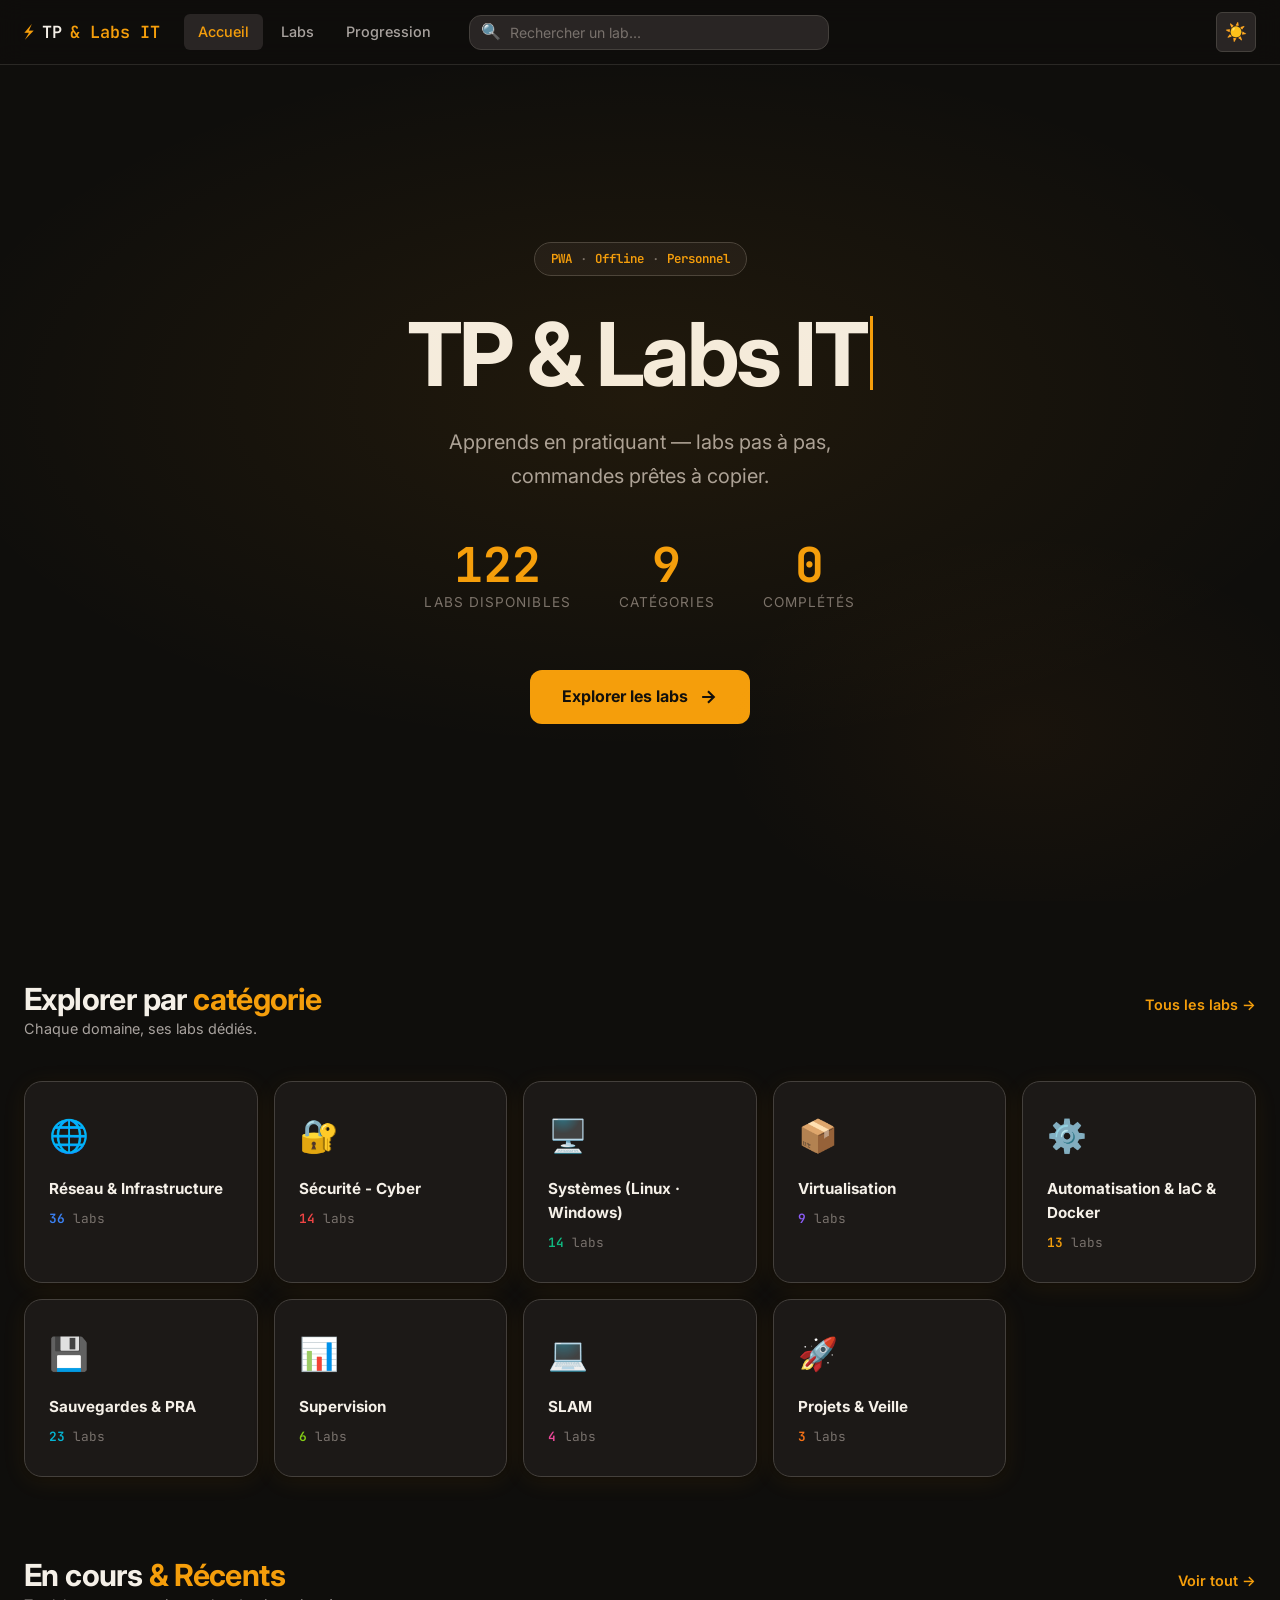
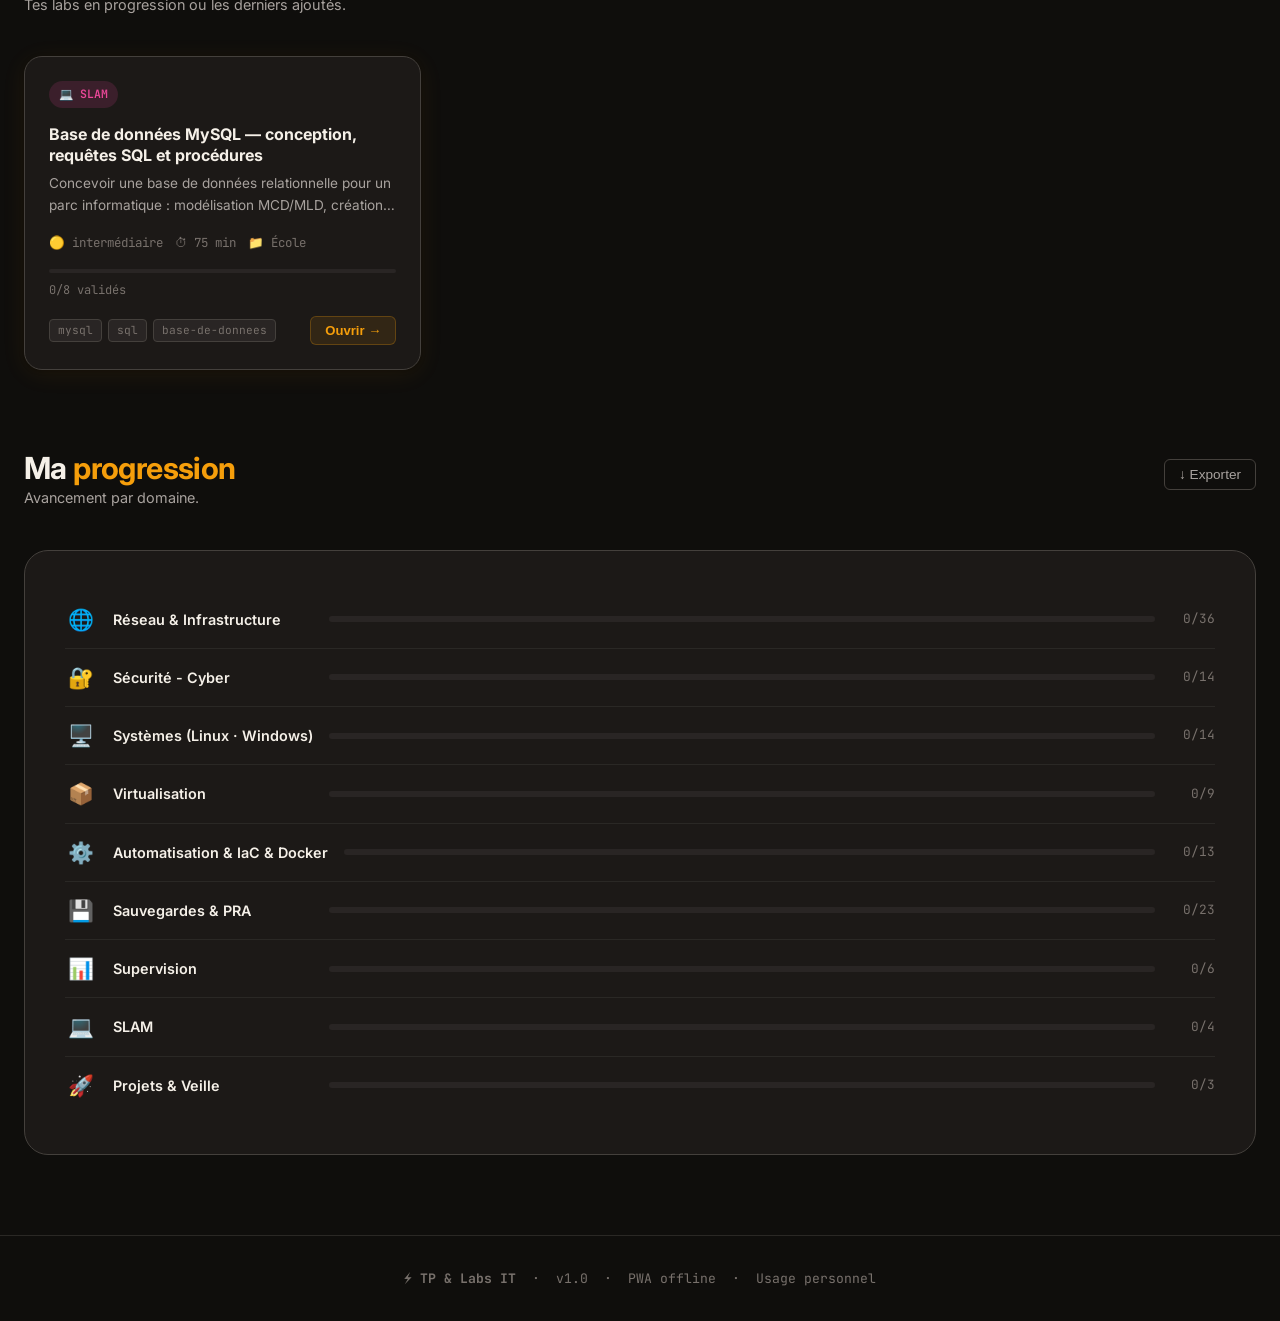
<file: index.html>
<!DOCTYPE html>
<html lang="fr" data-theme="dark">
<head>
  <meta charset="UTF-8">
  <meta name="viewport" content="width=device-width, initial-scale=1.0">
  <title>TP & Labs IT</title>
  <meta name="description" content="Gérer et suivre tes travaux pratiques informatiques — labs pas à pas, commandes prêtes à copier.">
  <meta name="theme-color" content="#0F0E0C">

  <!-- PWA -->
  <link rel="manifest" href="manifest.json">
  <link rel="apple-touch-icon" href="icons/icon-192.png">

  <!-- Fonts -->
  <link rel="preconnect" href="https://fonts.googleapis.com">
  <link rel="preconnect" href="https://fonts.gstatic.com" crossorigin>
  <link href="https://fonts.googleapis.com/css2?family=Inter:wght@400;500;600;700&family=JetBrains+Mono:wght@400;600&display=swap" rel="stylesheet">

  <link rel="stylesheet" href="style.css">
</head>
<body>

  <!-- ── Navigation ── -->
  <nav class="nav" role="navigation" aria-label="Navigation principale">
    <div class="nav-inner">
      <a href="index.html" class="nav-logo" aria-label="TP & Labs IT — Accueil">
        ⚡ <span>TP</span> & Labs IT
      </a>
      <ul class="nav-links" role="list">
        <li><a href="index.html" class="active" aria-current="page">Accueil</a></li>
        <li><a href="labs.html">Labs</a></li>
        <li><a href="labs.html#progression">Progression</a></li>
      </ul>
      <div class="nav-search">
        <span class="nav-search-icon" aria-hidden="true">🔍</span>
        <input type="search" placeholder="Rechercher un lab..." aria-label="Recherche globale" readonly>
      </div>
      <div class="nav-actions">
        <button class="btn-theme" aria-label="Basculer le thème">☀️</button>
      </div>
    </div>
  </nav>

  <!-- ── Hero ── -->
  <section class="hero" aria-labelledby="hero-title">
    <div class="hero-bg" aria-hidden="true"></div>

    <div class="hero-badge" role="note">
      <span>PWA</span> · <span>Offline</span> · <span>Personnel</span>
    </div>

    <h1 class="hero-title" id="hero-title">
      <span id="typewriter-target"></span><span class="hero-cursor" aria-hidden="true"></span>
    </h1>

    <p class="hero-sub">
      Apprends en pratiquant — labs pas à pas,<br>commandes prêtes à copier.
    </p>

    <div class="hero-stats" role="region" aria-label="Statistiques">
      <div class="hero-stat">
        <span class="hero-stat-num" aria-label="Nombre de labs">0</span>
        <span class="hero-stat-label">Labs disponibles</span>
      </div>
      <div class="hero-stat">
        <span class="hero-stat-num" aria-label="Nombre de catégories">0</span>
        <span class="hero-stat-label">Catégories</span>
      </div>
      <div class="hero-stat">
        <span class="hero-stat-num" aria-label="Labs complétés">0</span>
        <span class="hero-stat-label">Complétés</span>
      </div>
    </div>

    <a href="labs.html" class="hero-cta">
      Explorer les labs
      <svg width="20" height="20" viewBox="0 0 24 24" fill="none" stroke="currentColor" stroke-width="2.5" aria-hidden="true">
        <path d="M5 12h14M12 5l7 7-7 7"/>
      </svg>
    </a>
  </section>

  <!-- ── Section Catégories ── -->
  <section class="section" aria-labelledby="cat-title">
    <div class="section-header">
      <div>
        <h2 class="section-title" id="cat-title">Explorer par <span>catégorie</span></h2>
        <p class="section-subtitle">Chaque domaine, ses labs dédiés.</p>
      </div>
      <a href="labs.html" class="section-link">Tous les labs →</a>
    </div>
    <div class="cat-grid" id="cat-grid" role="list" aria-label="Catégories de labs"></div>
  </section>

  <!-- ── Section En cours / Récents ── -->
  <section class="section" aria-labelledby="recent-title" style="padding-top:0">
    <div class="section-header">
      <div>
        <h2 class="section-title" id="recent-title">En cours <span>&amp; Récents</span></h2>
        <p class="section-subtitle">Tes labs en progression ou les derniers ajoutés.</p>
      </div>
      <a href="labs.html" class="section-link">Voir tout →</a>
    </div>
    <div class="recent-grid" id="recent-grid" role="list" aria-label="Labs récents"></div>
  </section>

  <!-- ── Section Progression ── -->
  <section class="section" id="progression" aria-labelledby="prog-title" style="padding-top:0">
    <div class="section-header">
      <div>
        <h2 class="section-title" id="prog-title">Ma <span>progression</span></h2>
        <p class="section-subtitle">Avancement par domaine.</p>
      </div>
      <button onclick="exportProgress()" style="background:none;border:1px solid var(--border);border-radius:6px;padding:7px 14px;color:var(--text-secondary);cursor:pointer;font-size:0.85rem;transition:all 0.2s" onmouseover="this.style.borderColor='var(--accent)';this.style.color='var(--accent)'" onmouseout="this.style.borderColor='var(--border)';this.style.color='var(--text-secondary)'">
        ↓ Exporter
      </button>
    </div>
    <div class="progression-section" role="region" aria-label="Progression par catégorie">
      <div id="prog-list"></div>
    </div>
  </section>

  <!-- ── Footer ── -->
  <footer class="footer" role="contentinfo">
    <p>⚡ <strong>TP & Labs IT</strong> &nbsp;·&nbsp; v1.0 &nbsp;·&nbsp; PWA offline &nbsp;·&nbsp; Usage personnel</p>
  </footer>

  <!-- ── Search Overlay ── -->
  <div class="search-overlay" id="search-overlay" role="dialog" aria-modal="true" aria-label="Recherche">
    <div class="search-box">
      <div class="search-input-row">
        <span aria-hidden="true">🔍</span>
        <input type="search" id="search-input-overlay" placeholder="Rechercher un lab, une commande, un tag..." aria-label="Recherche de labs">
        <button onclick="closeSearch()" style="background:none;border:none;color:var(--text-muted);cursor:pointer;font-size:0.8rem;padding:4px 8px" aria-label="Fermer la recherche">ESC</button>
      </div>
      <div class="search-results" id="search-results" role="listbox">
        <div class="search-empty">Tape un mot-clé pour rechercher un lab...</div>
      </div>
    </div>
  </div>

  <!-- ── Service Worker ── -->
  <script>
    if ('serviceWorker' in navigator) {
      navigator.serviceWorker.register('sw.js').catch(() => {});
    }
  </script>

  <script src="data-automatisation.js"></script>
  <script src="data-projets.js"></script>
  <script src="data-reseau.js"></script>
  <script src="data-sauvegardes.js"></script>
  <script src="data-securite.js"></script>
  <script src="data-slam.js"></script>
  <script src="data-supervision.js"></script>
  <script src="data-systemes.js"></script>
  <script src="data-virtualisation.js"></script>
  <script src="data-index.js"></script>
  <script src="script.js"></script>
</body>
</html>
</file>
<file: style.css>
/* ============================================================
   TP & LABS IT — style.css
   Palette Ambre · Dashboard Neo-Modern
   ============================================================ */

/* ── Google Fonts ── */
@import url('https://fonts.googleapis.com/css2?family=Inter:wght@400;500;600;700&family=JetBrains+Mono:wght@400;600&display=swap');

/* ── Variables : MODE NUIT (défaut) ── */
:root {
  --accent:         #F59E0B;
  --accent-dark:    #D97706;
  --accent-light:   #FCD34D;
  --accent-glow:    rgba(245, 158, 11, 0.15);
  --accent-glow-md: rgba(245, 158, 11, 0.25);

  --bg-main:        #0F0E0C;
  --bg-card:        #1C1917;
  --bg-secondary:   #292524;
  --bg-code:        #1C1917;

  --border:         #44403C;
  --border-subtle:  #2A2825;

  --text-primary:   #F5F0E8;
  --text-secondary: #A8A29E;
  --text-muted:     #78716C;
  --text-code:      #F59E0B;

  --shadow-card:    0 4px 24px rgba(245,158,11,0.08), 0 1px 4px rgba(0,0,0,0.4);
  --shadow-hover:   0 12px 40px rgba(245,158,11,0.18), 0 4px 12px rgba(0,0,0,0.5);
  --shadow-glow:    0 0 0 2px rgba(245,158,11,0.35);

  --radius-sm:  6px;
  --radius-md:  12px;
  --radius-lg:  18px;
  --radius-xl:  24px;

  --transition: 0.4s ease;

  --cat-reseau:         #3B82F6;
  --cat-securite:       #EF4444;
  --cat-systemes:       #10B981;
  --cat-virtualisation: #8B5CF6;
  --cat-automatisation: #F59E0B;
  --cat-sauvegardes:    #06B6D4;
  --cat-supervision:    #84CC16;
  --cat-slam:           #EC4899;
  --cat-projets:        #F97316;
}

/* ── MODE JOUR ── */
[data-theme="light"] {
  --bg-main:        #FFFBEB;
  --bg-card:        #FFFFFF;
  --bg-secondary:   #FEF3C7;
  --bg-code:        #1C1917;

  --border:         #E7E5E4;
  --border-subtle:  #F0EDE8;

  --text-primary:   #1C1917;
  --text-secondary: #78716C;
  --text-muted:     #A8A29E;

  --shadow-card:    0 4px 24px rgba(245,158,11,0.08), 0 1px 4px rgba(0,0,0,0.06);
  --shadow-hover:   0 12px 40px rgba(245,158,11,0.14), 0 4px 12px rgba(0,0,0,0.1);
  --accent:         #D97706;
  --accent-light:   #F59E0B;
}

/* ── Reset ── */
*, *::before, *::after { box-sizing: border-box; margin: 0; padding: 0; }

html { scroll-behavior: smooth; }

body {
  font-family: 'Inter', sans-serif;
  background: var(--bg-main);
  color: var(--text-primary);
  transition: background var(--transition), color var(--transition);
  line-height: 1.6;
  min-height: 100vh;
}

/* ── Scrollbar ── */
::-webkit-scrollbar { width: 6px; height: 6px; }
::-webkit-scrollbar-track { background: var(--bg-secondary); }
::-webkit-scrollbar-thumb { background: var(--border); border-radius: 99px; }
::-webkit-scrollbar-thumb:hover { background: var(--accent); }

/* ── Typography ── */
h1, h2, h3, h4 { font-weight: 700; line-height: 1.2; letter-spacing: -0.02em; }
h1 { font-size: clamp(2.2rem, 5vw, 4rem); }
h2 { font-size: clamp(1.5rem, 3vw, 2.2rem); }
h3 { font-size: clamp(1.1rem, 2vw, 1.4rem); }

code, .mono { font-family: 'JetBrains Mono', monospace; }

a { color: var(--accent); text-decoration: none; }
a:hover { text-decoration: underline; }

/* ── Focus visible ── */
:focus-visible { outline: 2px solid var(--accent); outline-offset: 3px; border-radius: 4px; }

/* ─────────────────────────────────────────
   NAVIGATION
───────────────────────────────────────── */
.nav {
  position: sticky;
  top: 0;
  z-index: 100;
  background: rgba(15, 14, 12, 0.85);
  backdrop-filter: blur(12px);
  -webkit-backdrop-filter: blur(12px);
  border-bottom: 1px solid var(--border-subtle);
  transition: background var(--transition), border-color var(--transition);
}

[data-theme="light"] .nav {
  background: rgba(255, 251, 235, 0.9);
}

.nav-inner {
  max-width: 1400px;
  margin: 0 auto;
  padding: 0 24px;
  height: 64px;
  display: flex;
  align-items: center;
  gap: 24px;
}

.nav-logo {
  font-family: 'JetBrains Mono', monospace;
  font-weight: 600;
  font-size: 1.05rem;
  color: var(--accent);
  white-space: nowrap;
  text-decoration: none;
  display: flex;
  align-items: center;
  gap: 8px;
}

.nav-logo span { color: var(--text-primary); }

.nav-links {
  display: flex;
  gap: 4px;
  list-style: none;
}

.nav-links a {
  display: block;
  padding: 6px 14px;
  border-radius: var(--radius-sm);
  color: var(--text-secondary);
  font-size: 0.9rem;
  font-weight: 500;
  transition: all 0.2s;
  text-decoration: none;
}

.nav-links a:hover,
.nav-links a.active {
  color: var(--text-primary);
  background: var(--bg-secondary);
}

.nav-links a.active { color: var(--accent); }

.nav-search {
  flex: 1;
  max-width: 360px;
  position: relative;
}

.nav-search input {
  width: 100%;
  background: var(--bg-secondary);
  border: 1px solid var(--border);
  border-radius: var(--radius-md);
  padding: 8px 16px 8px 40px;
  color: var(--text-primary);
  font-family: 'Inter', sans-serif;
  font-size: 0.88rem;
  transition: all 0.2s;
}

.nav-search input:focus {
  outline: none;
  border-color: var(--accent);
  box-shadow: var(--shadow-glow);
}

.nav-search input::placeholder { color: var(--text-muted); }

.nav-search-icon {
  position: absolute;
  left: 12px;
  top: 50%;
  transform: translateY(-50%);
  color: var(--text-muted);
  pointer-events: none;
  font-size: 1rem;
}

.nav-actions { display: flex; align-items: center; gap: 8px; margin-left: auto; }

.btn-theme {
  width: 40px;
  height: 40px;
  border-radius: var(--radius-sm);
  border: 1px solid var(--border);
  background: var(--bg-secondary);
  color: var(--text-secondary);
  cursor: pointer;
  display: flex;
  align-items: center;
  justify-content: center;
  font-size: 1.1rem;
  transition: all 0.2s;
  aria-label: "Basculer le thème";
}

.btn-theme:hover { border-color: var(--accent); color: var(--accent); }

/* ─────────────────────────────────────────
   HERO
───────────────────────────────────────── */
.hero {
  min-height: calc(100vh - 64px);
  display: flex;
  flex-direction: column;
  justify-content: center;
  align-items: center;
  text-align: center;
  padding: 80px 24px;
  position: relative;
  overflow: hidden;
}

.hero-bg {
  position: absolute;
  inset: 0;
  background: radial-gradient(ellipse 80% 60% at 50% 40%, rgba(245,158,11,0.08) 0%, transparent 70%),
              radial-gradient(ellipse 40% 40% at 80% 80%, rgba(217,119,6,0.05) 0%, transparent 60%);
  pointer-events: none;
}

[data-theme="light"] .hero-bg {
  background: radial-gradient(ellipse 80% 60% at 50% 40%, rgba(245,158,11,0.12) 0%, transparent 70%);
}

.hero-badge {
  display: inline-flex;
  align-items: center;
  gap: 8px;
  background: var(--bg-card);
  border: 1px solid var(--border);
  border-radius: 99px;
  padding: 6px 16px;
  font-family: 'JetBrains Mono', monospace;
  font-size: 0.78rem;
  color: var(--text-muted);
  margin-bottom: 32px;
}

.hero-badge span { color: var(--accent); font-weight: 600; }

.hero-title {
  font-size: clamp(2.8rem, 7vw, 5.5rem);
  font-weight: 700;
  letter-spacing: -0.04em;
  line-height: 1.05;
  margin-bottom: 20px;
  min-height: 1.1em;
}

.hero-title .accent { color: var(--accent); }
.hero-cursor {
  display: inline-block;
  width: 3px;
  height: 0.85em;
  background: var(--accent);
  margin-left: 4px;
  vertical-align: -0.05em;
  animation: blink 1s steps(1) infinite;
}

@keyframes blink { 0%, 100% { opacity: 1; } 50% { opacity: 0; } }

.hero-sub {
  font-size: clamp(1rem, 2vw, 1.25rem);
  color: var(--text-secondary);
  max-width: 560px;
  margin: 0 auto 48px;
  line-height: 1.7;
}

.hero-stats {
  display: flex;
  gap: 48px;
  justify-content: center;
  margin-bottom: 56px;
  flex-wrap: wrap;
}

.hero-stat {
  text-align: center;
}

.hero-stat-num {
  font-size: clamp(2rem, 4vw, 3rem);
  font-weight: 700;
  color: var(--accent);
  font-family: 'JetBrains Mono', monospace;
  display: block;
  line-height: 1;
}

.hero-stat-label {
  font-size: 0.85rem;
  color: var(--text-muted);
  margin-top: 4px;
  text-transform: uppercase;
  letter-spacing: 0.08em;
}

.hero-cta {
  display: inline-flex;
  align-items: center;
  gap: 10px;
  background: var(--accent);
  color: #0F0E0C;
  font-weight: 700;
  font-size: 1rem;
  padding: 14px 32px;
  border-radius: var(--radius-md);
  border: none;
  cursor: pointer;
  transition: all 0.25s;
  text-decoration: none;
}

.hero-cta:hover {
  background: var(--accent-light);
  transform: translateY(-2px);
  box-shadow: 0 8px 24px rgba(245,158,11,0.35);
  text-decoration: none;
}

.hero-cta svg { transition: transform 0.25s; }
.hero-cta:hover svg { transform: translateX(4px); }

/* ─────────────────────────────────────────
   SECTIONS GÉNÉRIQUES
───────────────────────────────────────── */
.section {
  max-width: 1400px;
  margin: 0 auto;
  padding: 80px 24px;
}

.section-header {
  display: flex;
  align-items: baseline;
  justify-content: space-between;
  margin-bottom: 40px;
  gap: 16px;
  flex-wrap: wrap;
}

.section-title {
  font-size: clamp(1.4rem, 3vw, 1.9rem);
  font-weight: 700;
}

.section-title span { color: var(--accent); }

.section-subtitle {
  color: var(--text-secondary);
  font-size: 0.9rem;
}

.section-link {
  color: var(--accent);
  font-size: 0.9rem;
  font-weight: 600;
  white-space: nowrap;
  display: flex;
  align-items: center;
  gap: 4px;
  transition: gap 0.2s;
}

.section-link:hover { gap: 8px; text-decoration: none; }

/* ─────────────────────────────────────────
   GRILLE CATÉGORIES
───────────────────────────────────────── */
.cat-grid {
  display: grid;
  grid-template-columns: repeat(auto-fill, minmax(220px, 1fr));
  gap: 16px;
}

.cat-card {
  background: var(--bg-card);
  border: 1px solid var(--border);
  border-radius: var(--radius-lg);
  padding: 28px 24px;
  cursor: pointer;
  transition: all 0.3s cubic-bezier(0.34, 1.56, 0.64, 1);
  position: relative;
  overflow: hidden;
  text-decoration: none;
  display: block;
  box-shadow: var(--shadow-card);
}

.cat-card::before {
  content: '';
  position: absolute;
  top: 0; left: 0; right: 0;
  height: 3px;
  background: var(--cat-color, var(--accent));
  opacity: 0;
  transition: opacity 0.3s;
}

.cat-card:hover {
  transform: translateY(-4px) scale(1.01);
  box-shadow: var(--shadow-hover);
  border-color: var(--cat-color, var(--accent));
  text-decoration: none;
}

.cat-card:hover::before { opacity: 1; }

.cat-card-icon {
  font-size: 2rem;
  margin-bottom: 16px;
  display: block;
}

.cat-card-name {
  font-weight: 700;
  font-size: 0.95rem;
  margin-bottom: 8px;
  color: var(--text-primary);
}

.cat-card-count {
  font-family: 'JetBrains Mono', monospace;
  font-size: 0.8rem;
  color: var(--text-muted);
}

.cat-card-count strong {
  color: var(--cat-color, var(--accent));
  font-weight: 600;
}

/* stagger animation */
.cat-card { opacity: 0; transform: translateY(20px); }
.cat-card.visible { opacity: 1; transform: translateY(0); transition: opacity 0.5s ease, transform 0.5s ease, box-shadow 0.3s, border-color 0.3s; }

/* ─────────────────────────────────────────
   CARDS LABS (accueil "en cours")
───────────────────────────────────────── */
.recent-grid {
  display: grid;
  grid-template-columns: repeat(auto-fill, minmax(300px, 1fr));
  gap: 20px;
}

.lab-card {
  background: var(--bg-card);
  border: 1px solid var(--border);
  border-radius: var(--radius-lg);
  padding: 24px;
  cursor: pointer;
  transition: all 0.3s ease;
  box-shadow: var(--shadow-card);
  position: relative;
  overflow: hidden;
  opacity: 0;
  transform: translateY(20px);
}

.lab-card.visible {
  opacity: 1;
  transform: translateY(0);
  transition: opacity 0.5s ease, transform 0.5s ease, box-shadow 0.3s, border-color 0.3s;
}

.lab-card:hover {
  transform: translateY(-4px);
  box-shadow: var(--shadow-hover);
}

.lab-card-header {
  display: flex;
  align-items: flex-start;
  justify-content: space-between;
  gap: 12px;
  margin-bottom: 16px;
}

.lab-badge {
  display: inline-flex;
  align-items: center;
  gap: 5px;
  font-family: 'JetBrains Mono', monospace;
  font-size: 0.72rem;
  font-weight: 600;
  padding: 4px 10px;
  border-radius: 99px;
  background: color-mix(in srgb, var(--cat-color, var(--accent)) 15%, transparent);
  color: var(--cat-color, var(--accent));
  white-space: nowrap;
}

.lab-title {
  font-size: 1rem;
  font-weight: 700;
  margin-bottom: 8px;
  line-height: 1.3;
}

.lab-desc {
  font-size: 0.85rem;
  color: var(--text-secondary);
  line-height: 1.6;
  margin-bottom: 16px;
  display: -webkit-box;
  -webkit-line-clamp: 2;
  -webkit-box-orient: vertical;
  overflow: hidden;
}

.lab-meta {
  display: flex;
  gap: 12px;
  font-size: 0.78rem;
  color: var(--text-muted);
  font-family: 'JetBrains Mono', monospace;
  margin-bottom: 16px;
  flex-wrap: wrap;
}

.lab-meta span { display: flex; align-items: center; gap: 4px; }

.lab-progress-bar {
  height: 4px;
  background: var(--bg-secondary);
  border-radius: 99px;
  overflow: hidden;
  margin-bottom: 8px;
}

.lab-progress-fill {
  height: 100%;
  background: var(--cat-color, var(--accent));
  border-radius: 99px;
  transition: width 0.6s ease;
}

.lab-progress-label {
  font-size: 0.75rem;
  color: var(--text-muted);
  font-family: 'JetBrains Mono', monospace;
}

.lab-card-footer {
  display: flex;
  align-items: center;
  justify-content: space-between;
  margin-top: 16px;
  gap: 8px;
}

.tags-list {
  display: flex;
  gap: 6px;
  flex-wrap: wrap;
}

.tag {
  font-family: 'JetBrains Mono', monospace;
  font-size: 0.7rem;
  padding: 2px 8px;
  background: var(--bg-secondary);
  border: 1px solid var(--border);
  border-radius: 4px;
  color: var(--text-muted);
  cursor: pointer;
  transition: all 0.2s;
}

.tag:hover { border-color: var(--accent); color: var(--accent); }

.badge-done {
  display: inline-flex;
  align-items: center;
  gap: 4px;
  font-size: 0.75rem;
  font-weight: 700;
  color: #10B981;
  background: rgba(16, 185, 129, 0.1);
  border: 1px solid rgba(16, 185, 129, 0.2);
  border-radius: 99px;
  padding: 3px 10px;
  font-family: 'JetBrains Mono', monospace;
}

/* ─────────────────────────────────────────
   SECTION PROGRESSION ACCUEIL
───────────────────────────────────────── */
.progression-section {
  background: var(--bg-card);
  border: 1px solid var(--border);
  border-radius: var(--radius-xl);
  padding: 40px;
}

.prog-cat-item {
  display: flex;
  align-items: center;
  gap: 16px;
  padding: 12px 0;
  border-bottom: 1px solid var(--border-subtle);
}

.prog-cat-item:last-child { border-bottom: none; }

.prog-cat-icon { font-size: 1.3rem; width: 32px; text-align: center; flex-shrink: 0; }

.prog-cat-name {
  font-size: 0.9rem;
  font-weight: 600;
  min-width: 200px;
  color: var(--text-primary);
}

.prog-cat-bar {
  flex: 1;
  height: 6px;
  background: var(--bg-secondary);
  border-radius: 99px;
  overflow: hidden;
}

.prog-cat-fill {
  height: 100%;
  border-radius: 99px;
  width: 0;
  transition: width 1s cubic-bezier(0.34, 1.2, 0.64, 1);
}

.prog-cat-pct {
  font-family: 'JetBrains Mono', monospace;
  font-size: 0.8rem;
  color: var(--text-muted);
  min-width: 44px;
  text-align: right;
}

/* ─────────────────────────────────────────
   FOOTER
───────────────────────────────────────── */
.footer {
  border-top: 1px solid var(--border-subtle);
  padding: 32px 24px;
  text-align: center;
  color: var(--text-muted);
  font-size: 0.82rem;
  font-family: 'JetBrains Mono', monospace;
}

.footer a { color: var(--accent); }

/* ─────────────────────────────────────────
   PAGE LABS — layout
───────────────────────────────────────── */
.labs-layout {
  display: flex;
  min-height: calc(100vh - 64px);
  max-width: 1400px;
  margin: 0 auto;
  padding: 0 24px;
  gap: 24px;
}

/* Sidebar filtres */
.sidebar {
  width: 260px;
  flex-shrink: 0;
  padding: 24px 0;
  position: sticky;
  top: 64px;
  height: calc(100vh - 64px);
  overflow-y: auto;
}

.sidebar-section {
  margin-bottom: 28px;
}

.sidebar-title {
  font-size: 0.72rem;
  font-weight: 600;
  text-transform: uppercase;
  letter-spacing: 0.1em;
  color: var(--text-muted);
  font-family: 'JetBrains Mono', monospace;
  margin-bottom: 12px;
}

.filter-item {
  display: flex;
  align-items: center;
  gap: 10px;
  padding: 7px 10px;
  border-radius: var(--radius-sm);
  cursor: pointer;
  transition: background 0.2s;
  user-select: none;
}

.filter-item:hover { background: var(--bg-secondary); }

.filter-item input[type="checkbox"] {
  appearance: none;
  width: 16px;
  height: 16px;
  border: 2px solid var(--border);
  border-radius: 4px;
  cursor: pointer;
  flex-shrink: 0;
  transition: all 0.2s;
  position: relative;
}

.filter-item input[type="checkbox"]:checked {
  background: var(--cat-color, var(--accent));
  border-color: var(--cat-color, var(--accent));
}

.filter-item input[type="checkbox"]:checked::after {
  content: '✓';
  position: absolute;
  top: 50%; left: 50%;
  transform: translate(-50%, -50%);
  color: white;
  font-size: 0.6rem;
  font-weight: 700;
}

.filter-dot {
  width: 8px; height: 8px;
  border-radius: 50%;
  flex-shrink: 0;
}

.filter-label {
  font-size: 0.85rem;
  color: var(--text-secondary);
  flex: 1;
}

.filter-count {
  font-family: 'JetBrains Mono', monospace;
  font-size: 0.72rem;
  color: var(--text-muted);
  background: var(--bg-secondary);
  padding: 1px 7px;
  border-radius: 99px;
}

.filter-select {
  width: 100%;
  background: var(--bg-secondary);
  border: 1px solid var(--border);
  border-radius: var(--radius-sm);
  padding: 7px 12px;
  color: var(--text-primary);
  font-family: 'Inter', sans-serif;
  font-size: 0.85rem;
  cursor: pointer;
  transition: border-color 0.2s;
}

.filter-select:focus { outline: none; border-color: var(--accent); }

/* Main labs */
.labs-main {
  flex: 1;
  min-width: 0;
  padding: 24px 0;
}

.labs-toolbar {
  display: flex;
  align-items: center;
  justify-content: space-between;
  margin-bottom: 24px;
  gap: 12px;
  flex-wrap: wrap;
}

.labs-count {
  font-family: 'JetBrains Mono', monospace;
  font-size: 0.82rem;
  color: var(--text-muted);
}

.labs-count strong { color: var(--accent); }

.sort-select {
  background: var(--bg-card);
  border: 1px solid var(--border);
  border-radius: var(--radius-sm);
  padding: 7px 12px;
  color: var(--text-secondary);
  font-size: 0.85rem;
  cursor: pointer;
  font-family: 'Inter', sans-serif;
}

.labs-grid {
  display: grid;
  grid-template-columns: repeat(auto-fill, minmax(280px, 1fr));
  gap: 18px;
}

.btn-open {
  display: inline-flex;
  align-items: center;
  gap: 6px;
  font-size: 0.82rem;
  font-weight: 600;
  color: var(--accent);
  background: color-mix(in srgb, var(--accent) 10%, transparent);
  border: 1px solid color-mix(in srgb, var(--accent) 25%, transparent);
  border-radius: var(--radius-sm);
  padding: 6px 14px;
  cursor: pointer;
  transition: all 0.2s;
  white-space: nowrap;
}

.btn-open:hover {
  background: var(--accent);
  color: #0F0E0C;
}

/* ─────────────────────────────────────────
   PANEL DÉTAIL LAB
───────────────────────────────────────── */
.detail-panel {
  position: fixed;
  top: 64px;
  right: 0;
  width: min(720px, 100%);
  height: calc(100vh - 64px);
  background: var(--bg-main);
  border-left: 1px solid var(--border);
  z-index: 200;
  overflow-y: auto;
  transform: translateX(100%);
  transition: transform 0.35s cubic-bezier(0.4, 0, 0.2, 1);
  box-shadow: -8px 0 40px rgba(0,0,0,0.4);
}

.detail-panel.open { transform: translateX(0); }

.detail-overlay {
  position: fixed;
  inset: 0;
  background: rgba(0,0,0,0.5);
  z-index: 190;
  opacity: 0;
  pointer-events: none;
  transition: opacity 0.35s;
}

.detail-overlay.open { opacity: 1; pointer-events: all; }

.detail-header {
  position: sticky;
  top: 0;
  background: var(--bg-main);
  border-bottom: 1px solid var(--border);
  padding: 20px 28px;
  z-index: 10;
}

.detail-close {
  background: var(--bg-secondary);
  border: 1px solid var(--border);
  color: var(--text-secondary);
  border-radius: var(--radius-sm);
  width: 36px; height: 36px;
  cursor: pointer;
  display: flex;
  align-items: center;
  justify-content: center;
  font-size: 1rem;
  transition: all 0.2s;
  float: right;
  margin-left: 12px;
}

.detail-close:hover { color: var(--text-primary); border-color: var(--accent); }

.detail-title-row {
  display: flex;
  align-items: flex-start;
  gap: 12px;
  margin-bottom: 12px;
}

.detail-title {
  font-size: 1.3rem;
  font-weight: 700;
  line-height: 1.3;
  flex: 1;
}

.detail-meta-row {
  display: flex;
  gap: 10px;
  flex-wrap: wrap;
  align-items: center;
}

.meta-chip {
  display: inline-flex;
  align-items: center;
  gap: 5px;
  font-family: 'JetBrains Mono', monospace;
  font-size: 0.75rem;
  padding: 4px 10px;
  background: var(--bg-secondary);
  border: 1px solid var(--border);
  border-radius: 99px;
  color: var(--text-muted);
}

.btn-complete {
  margin-top: 12px;
  display: inline-flex;
  align-items: center;
  gap: 8px;
  background: var(--accent);
  color: #0F0E0C;
  font-weight: 700;
  font-size: 0.85rem;
  padding: 9px 20px;
  border-radius: var(--radius-sm);
  border: none;
  cursor: pointer;
  transition: all 0.2s;
  opacity: 0.4;
  pointer-events: none;
}

.btn-complete.enabled { opacity: 1; pointer-events: all; }
.btn-complete.enabled:hover { background: var(--accent-light); transform: translateY(-1px); }
.btn-complete.done { background: #10B981; color: white; }

.detail-body { padding: 28px; }

/* Sections dans le détail */
.detail-section {
  margin-bottom: 36px;
}

.detail-section-title {
  font-family: 'JetBrains Mono', monospace;
  font-size: 0.75rem;
  font-weight: 600;
  text-transform: uppercase;
  letter-spacing: 0.1em;
  color: var(--text-muted);
  margin-bottom: 14px;
  display: flex;
  align-items: center;
  gap: 8px;
}

.detail-section-title::after {
  content: '';
  flex: 1;
  height: 1px;
  background: var(--border-subtle);
}

/* Objectifs */
.objectifs-list { list-style: none; }
.objectifs-list li {
  display: flex;
  gap: 10px;
  padding: 6px 0;
  font-size: 0.9rem;
  color: var(--text-secondary);
}

.objectifs-list li::before {
  content: '✓';
  color: var(--accent);
  font-weight: 700;
  flex-shrink: 0;
  margin-top: 1px;
}

/* Prérequis */
.prereq-list { list-style: none; display: flex; flex-direction: column; gap: 8px; }
.prereq-item {
  display: flex;
  align-items: center;
  gap: 10px;
  background: var(--bg-secondary);
  border: 1px solid var(--border);
  border-radius: var(--radius-sm);
  padding: 9px 14px;
  font-size: 0.87rem;
}

.prereq-type {
  font-family: 'JetBrains Mono', monospace;
  font-size: 0.7rem;
  color: var(--text-muted);
  background: var(--bg-card);
  border: 1px solid var(--border);
  border-radius: 4px;
  padding: 1px 6px;
  white-space: nowrap;
}

.prereq-name { flex: 1; color: var(--text-secondary); }
.prereq-name a { color: var(--accent); text-decoration: none; }

/* Schéma réseau */
.schema-container {
  background: #0A0908;
  border: 1px solid var(--border);
  border-radius: var(--radius-md);
  padding: 20px;
  overflow: auto;
  max-height: 300px;
}

/* Étapes */
.step-block {
  background: var(--bg-card);
  border: 1px solid var(--border);
  border-radius: var(--radius-md);
  overflow: hidden;
  margin-bottom: 16px;
}

.step-header {
  display: flex;
  align-items: center;
  gap: 14px;
  padding: 16px 20px;
  border-bottom: 1px solid var(--border-subtle);
}

.step-num {
  width: 28px; height: 28px;
  border-radius: 50%;
  background: var(--accent);
  color: #0F0E0C;
  font-weight: 700;
  font-size: 0.82rem;
  display: flex;
  align-items: center;
  justify-content: center;
  flex-shrink: 0;
  font-family: 'JetBrains Mono', monospace;
}

.step-title { font-weight: 600; font-size: 0.95rem; }

.step-body { padding: 16px 20px; }

.step-contexte {
  font-size: 0.88rem;
  color: var(--text-secondary);
  line-height: 1.7;
  margin-bottom: 16px;
}

/* Blocs de commandes */
.cmd-block {
  background: var(--bg-code);
  border: 1px solid var(--border);
  border-radius: var(--radius-md);
  overflow: hidden;
  margin-bottom: 10px;
}

.cmd-top {
  display: flex;
  align-items: center;
  justify-content: space-between;
  padding: 8px 14px;
  border-bottom: 1px solid #2A2825;
  gap: 12px;
}

.cmd-os-badge {
  font-family: 'JetBrains Mono', monospace;
  font-size: 0.72rem;
  padding: 2px 8px;
  border-radius: 4px;
  border: 1px solid #3A3835;
  color: #A8A29E;
}

.cmd-comment { font-size: 0.78rem; color: #78716C; flex: 1; }

.btn-copy {
  font-family: 'JetBrains Mono', monospace;
  font-size: 0.72rem;
  padding: 3px 10px;
  background: #2A2825;
  border: 1px solid #3A3835;
  border-radius: 4px;
  color: #A8A29E;
  cursor: pointer;
  transition: all 0.2s;
  white-space: nowrap;
}

.btn-copy:hover { border-color: var(--accent); color: var(--accent); }
.btn-copy.copied { color: #10B981; border-color: #10B981; }

.cmd-line {
  padding: 12px 14px;
  font-family: 'JetBrains Mono', monospace;
  font-size: 0.88rem;
  color: #F59E0B;
  overflow-x: auto;
  white-space: pre;
}

/* Erreurs courantes — accordion */
.errors-accordion {
  margin-top: 14px;
}

.errors-toggle {
  display: flex;
  align-items: center;
  gap: 8px;
  background: rgba(239, 68, 68, 0.06);
  border: 1px solid rgba(239, 68, 68, 0.15);
  border-radius: var(--radius-sm);
  padding: 8px 14px;
  cursor: pointer;
  font-size: 0.83rem;
  color: #EF4444;
  font-weight: 600;
  width: 100%;
  text-align: left;
  transition: background 0.2s;
}

.errors-toggle:hover { background: rgba(239, 68, 68, 0.1); }

.errors-toggle svg { transition: transform 0.2s; }
.errors-toggle.open svg { transform: rotate(180deg); }

.errors-body {
  display: none;
  padding: 12px 0 0;
  gap: 8px;
  flex-direction: column;
}

.errors-body.open { display: flex; }

.error-item {
  background: var(--bg-secondary);
  border: 1px solid var(--border);
  border-left: 3px solid #EF4444;
  border-radius: var(--radius-sm);
  padding: 12px 14px;
  font-size: 0.83rem;
}

.error-symptome { color: #EF4444; font-weight: 600; margin-bottom: 4px; }
.error-cause { color: var(--text-muted); margin-bottom: 4px; }
.error-solution { color: var(--text-secondary); }
.error-solution::before { content: '→ '; color: var(--accent); }

/* Checklist */
.checklist {
  list-style: none;
  display: flex;
  flex-direction: column;
  gap: 8px;
}

.check-item {
  display: flex;
  align-items: center;
  gap: 12px;
  padding: 12px 16px;
  background: var(--bg-card);
  border: 1px solid var(--border);
  border-radius: var(--radius-sm);
  cursor: pointer;
  transition: all 0.2s;
  user-select: none;
}

.check-item:hover { border-color: var(--accent); }

.check-item.checked {
  background: rgba(16, 185, 129, 0.06);
  border-color: rgba(16, 185, 129, 0.25);
}

.check-box {
  width: 20px; height: 20px;
  border: 2px solid var(--border);
  border-radius: 50%;
  flex-shrink: 0;
  display: flex;
  align-items: center;
  justify-content: center;
  transition: all 0.25s cubic-bezier(0.34, 1.56, 0.64, 1);
  font-size: 0.7rem;
  color: transparent;
}

.check-item.checked .check-box {
  background: #10B981;
  border-color: #10B981;
  color: white;
  transform: scale(1.1);
}

.check-text {
  font-size: 0.88rem;
  color: var(--text-secondary);
  transition: color 0.2s;
}

.check-item.checked .check-text {
  color: var(--text-muted);
  text-decoration: line-through;
}

.checklist-progress {
  margin-bottom: 14px;
}

.checklist-bar {
  height: 6px;
  background: var(--bg-secondary);
  border-radius: 99px;
  overflow: hidden;
  margin-bottom: 6px;
}

.checklist-fill {
  height: 100%;
  background: #10B981;
  border-radius: 99px;
  transition: width 0.5s ease;
}

.checklist-label {
  font-family: 'JetBrains Mono', monospace;
  font-size: 0.75rem;
  color: var(--text-muted);
}

/* Nav précédent/suivant */
.detail-nav {
  display: flex;
  gap: 12px;
  padding: 20px 28px;
  border-top: 1px solid var(--border);
  margin-top: 20px;
}

.detail-nav-btn {
  flex: 1;
  padding: 10px 16px;
  background: var(--bg-card);
  border: 1px solid var(--border);
  border-radius: var(--radius-sm);
  color: var(--text-secondary);
  font-size: 0.85rem;
  cursor: pointer;
  transition: all 0.2s;
  text-align: center;
  display: flex;
  align-items: center;
  gap: 6px;
  justify-content: center;
}

.detail-nav-btn:hover { border-color: var(--accent); color: var(--accent); }
.detail-nav-btn:disabled { opacity: 0.3; cursor: default; }
.detail-nav-btn:disabled:hover { border-color: var(--border); color: var(--text-secondary); }

/* ─────────────────────────────────────────
   CONFETTI (célébration)
───────────────────────────────────────── */
.confetti-piece {
  position: fixed;
  width: 8px; height: 8px;
  border-radius: 2px;
  pointer-events: none;
  z-index: 9999;
  animation: confetti-fall linear forwards;
}

@keyframes confetti-fall {
  0%   { transform: translateY(-20px) rotate(0deg); opacity: 1; }
  100% { transform: translateY(100vh) rotate(720deg); opacity: 0; }
}

/* ─────────────────────────────────────────
   SEARCH OVERLAY
───────────────────────────────────────── */
.search-overlay {
  position: fixed;
  inset: 0;
  background: rgba(0,0,0,0.7);
  z-index: 300;
  display: flex;
  align-items: flex-start;
  justify-content: center;
  padding-top: 80px;
  opacity: 0;
  pointer-events: none;
  transition: opacity 0.2s;
}

.search-overlay.open { opacity: 1; pointer-events: all; }

.search-box {
  background: var(--bg-card);
  border: 1px solid var(--border);
  border-radius: var(--radius-xl);
  width: 100%;
  max-width: 600px;
  margin: 0 24px;
  overflow: hidden;
  box-shadow: 0 24px 64px rgba(0,0,0,0.5);
}

.search-input-row {
  display: flex;
  align-items: center;
  padding: 16px 20px;
  gap: 12px;
  border-bottom: 1px solid var(--border);
}

.search-input-row input {
  flex: 1;
  background: transparent;
  border: none;
  color: var(--text-primary);
  font-size: 1.05rem;
  font-family: 'Inter', sans-serif;
}

.search-input-row input:focus { outline: none; }
.search-input-row input::placeholder { color: var(--text-muted); }

.search-results { max-height: 400px; overflow-y: auto; }

.search-result-item {
  display: flex;
  align-items: center;
  gap: 14px;
  padding: 12px 20px;
  cursor: pointer;
  transition: background 0.15s;
  border-bottom: 1px solid var(--border-subtle);
}

.search-result-item:last-child { border-bottom: none; }
.search-result-item:hover { background: var(--bg-secondary); }

.search-result-icon { font-size: 1.2rem; }
.search-result-title { font-weight: 600; font-size: 0.9rem; margin-bottom: 2px; }
.search-result-sub { font-size: 0.78rem; color: var(--text-muted); }

.search-empty {
  text-align: center;
  padding: 40px 20px;
  color: var(--text-muted);
  font-size: 0.9rem;
}

/* ─────────────────────────────────────────
   TOAST NOTIFICATIONS
───────────────────────────────────────── */
.toast {
  position: fixed;
  bottom: 24px;
  right: 24px;
  background: var(--bg-card);
  border: 1px solid var(--border);
  border-radius: var(--radius-md);
  padding: 12px 20px;
  font-size: 0.88rem;
  color: var(--text-primary);
  box-shadow: var(--shadow-card);
  z-index: 9000;
  transform: translateY(16px);
  opacity: 0;
  transition: all 0.3s cubic-bezier(0.34, 1.56, 0.64, 1);
  display: flex;
  align-items: center;
  gap: 8px;
}

.toast.show { opacity: 1; transform: translateY(0); }

/* ─────────────────────────────────────────
   IMPORT / EXPORT + BOUTON FLOTTANT MOBILE
───────────────────────────────────────── */
.fab-filter {
  display: none;
  position: fixed;
  bottom: 24px;
  left: 24px;
  width: 52px; height: 52px;
  border-radius: 50%;
  background: var(--accent);
  border: none;
  color: #0F0E0C;
  font-size: 1.3rem;
  cursor: pointer;
  box-shadow: 0 4px 16px rgba(245,158,11,0.35);
  z-index: 50;
  align-items: center;
  justify-content: center;
  transition: transform 0.2s, box-shadow 0.2s;
}

.fab-filter:hover { transform: scale(1.08); }

/* ─────────────────────────────────────────
   REDUCED MOTION
───────────────────────────────────────── */
@media (prefers-reduced-motion: reduce) {
  *, *::before, *::after {
    animation-duration: 0.01ms !important;
    transition-duration: 0.1s !important;
  }
  .hero-cursor { animation: none; opacity: 1; }
}

/* ─────────────────────────────────────────
   RESPONSIVE
───────────────────────────────────────── */
@media (max-width: 1024px) {
  .labs-layout { padding: 0 16px; }
  .sidebar { display: none; }
  .sidebar.mobile-open {
    display: block;
    position: fixed;
    left: 0; top: 64px;
    width: 280px;
    height: calc(100vh - 64px);
    background: var(--bg-main);
    border-right: 1px solid var(--border);
    z-index: 150;
    padding: 24px 16px;
    box-shadow: 4px 0 24px rgba(0,0,0,0.3);
  }
  .fab-filter { display: flex; }
}

@media (max-width: 768px) {
  .nav-links { display: none; }
  .nav-search { display: none; }
  .hero-stats { gap: 28px; }
  .cat-grid { grid-template-columns: repeat(2, 1fr); }
  .recent-grid { grid-template-columns: 1fr; }
  .detail-panel { width: 100%; top: 64px; }
  .progression-section { padding: 24px; }
  .prog-cat-name { min-width: unset; font-size: 0.8rem; }
  .section { padding: 48px 16px; }
}

@media (max-width: 480px) {
  .cat-grid { grid-template-columns: 1fr; }
  .hero-stats { flex-direction: column; gap: 20px; }
}
</file>
